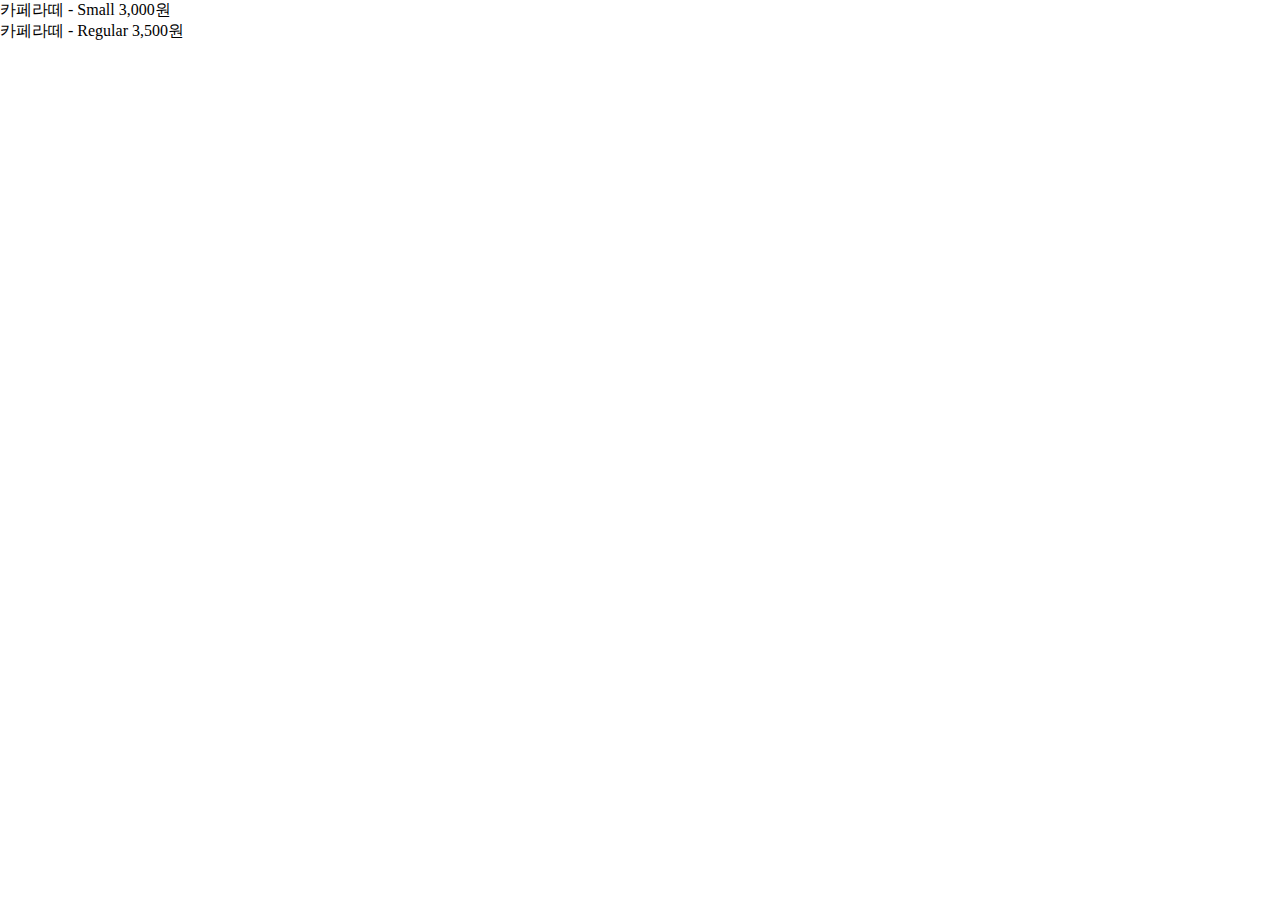
<file: 5week-0501/실습.html>
<!DOCTYPE html>
<html lang="en">
<head>
    <meta charset="UTF-8">
    <meta name="viewport" content="width=device-width, initial-scale=1.0">
    <meta http-equiv="X-UA-Compatible" content="ie=edge">
    <title>Document</title>
    <style>
        *{ margin: 0; padding: 0;}

        /* span:after { content: ' 아싸라비야'; color: red; font-size: 1px;}
        span.size:after {content:'';}
        span.price:before{ content: '- ';}
        li:first-letter{color: red;} 인라인 요소에는 적용되지 않는다. block요소에만 가능.
        li:first-line{color: blue;} */
       /*  
        ul li:first-child{text-decoration: underline;}

        a {text-decoration: none;}
        a:link {color: #000;}
        a:visited {color: red;}
        a:hover { text-decoration: underline; background-color: gold;}
        a:active {color: blue;}
        a:focus { background-color: skyblue;} */

        /* .test > p {color: red;} */

        /* h2{color: red;}
        .h2tit { color: blue;}
        #tit{ color: yellow;}클래스보다 아이디가 우선 */
    </style>
</head>
<body>
    <!-- <h2 >아싸라비야</h2>
    <h2 class="h2tit">아싸라비야</h2>
    <h2 id="tit" class="h2tit">아싸라비야</h2> -->
    <!-- <a href="http://naver.com" target="_blank">네이버 바로가기</a><br/>
    <a href="http://asdf.com" target="_blank">asdf 바로가기</a>
    <br/><br/>

    <div class="test">
        <div>
            <p>아싸라비야</p>
        </div>
        <p>아싸라비야</p>
    </div> -->

    <ul>
        <li>
            카페라떼 - 
            <span class="size">Small</span>
            <span class="price">3,000원</span>
        </li>
        <li>
            카페라떼 - 
            <span class="size">Regular</span>
            <span class="price">3,500원</span>
        </li>
    </ul>



    <!-- <h2 class="title">CSS의 이해</h2>
    <ol>
        <li>CSS란?</li>
        <li>CSS의 과거와 현재</li>
        <li>CSS사용의 의의</li>
    </ol>

    <h4>CSS란?</h4>
    <ul>
        <li>CSS 또는 캐스케이딩 스타일 시트(Cascading Style Sheet)는 마크업 언어가 실제로 표시되는 방법을 기술하는 언어로, HTML과 XHTML에 주로 쓰이며, XML에서도 사용할 수 있다.</li>
        <li>CSS는 W3C의 표준이며, 레이아웃과 스타일을 정의할 때의 자유도가 높은 언어이다.</li>
        <li>CSS는 웹 사이트에서 사용되는 스타일을 지정하기 위한 언어로, 스타일은 웹의 독창적인 개념이 아니라 웹 이전부터 워드프로세스 등에 사용했던 개념이다.</li>
    </ul>

    <h4>CSS의 과거와 현재</h4>
    <ul>
        <li>1996년 W3C의 주도하에 첫 번째 CSS 버전인 CSS Level 1이 발표</li>
        <li>1998년에 <span class="em">CSS Level 2가 등장하면서 대부분의 웹 브라우저들이 CSS Level 2를 지원하기 시작</span></li>
        <li class="em">그 후 CSS Level 2의 버그를 수정한 CSS Level 2.1이 2006년에 발표되면서 현재까지 표준으로 사용되고 있다.</li>
    </ul>

    <h4>CSS사용의 의의</h4>
    <ul>
        <li>스타일 사용의 중요한 의의는 <span class="em">문서의 구조와 표현을 분리할 수 있다는 점</span>을 들 수 있으며 이는 구조와 표현을 분리함으로써 <span class="em">문서 구조의 수정 없이 스타일의 변경만으로 다양한 표현을 할 수 있다.</span></li>
        <li>웹 문서에 있어 구조와 표현의 분리는 워드프로세서 문서보다 중요할 수 있다. 그 이유 중 하나는 <span class="em">웹 문서가 기계적으로 해석될 수 있는 가능성이 높아지기 때문</span></li>
        <li>기계적으로 해석되는 것은 CSS가 아니라 HTML이지만, 구조와 무관한 <span class="em">표현적 요소를 CSS로 분리함</span>으로써 <span>HTML은 간결해지고 더욱 구조 화될 수 있기 때문</span></li>
    </ul>

    <h2 class="title">CSS 서식</h2>
    <h3>selector { property : value; property : value; }</h3>
    <ol>
        <li>
            선택자(selector) <br>
            - 스타일을 적용시킬 엘리먼트, id, class 이름을 지정
        </li>
        <li>
            선언부(declaration block) <br>
            - 속성과 속성값을 이용하여 스타일을 선언
        </li>
    </ol> -->
</body>
</html>
</file>
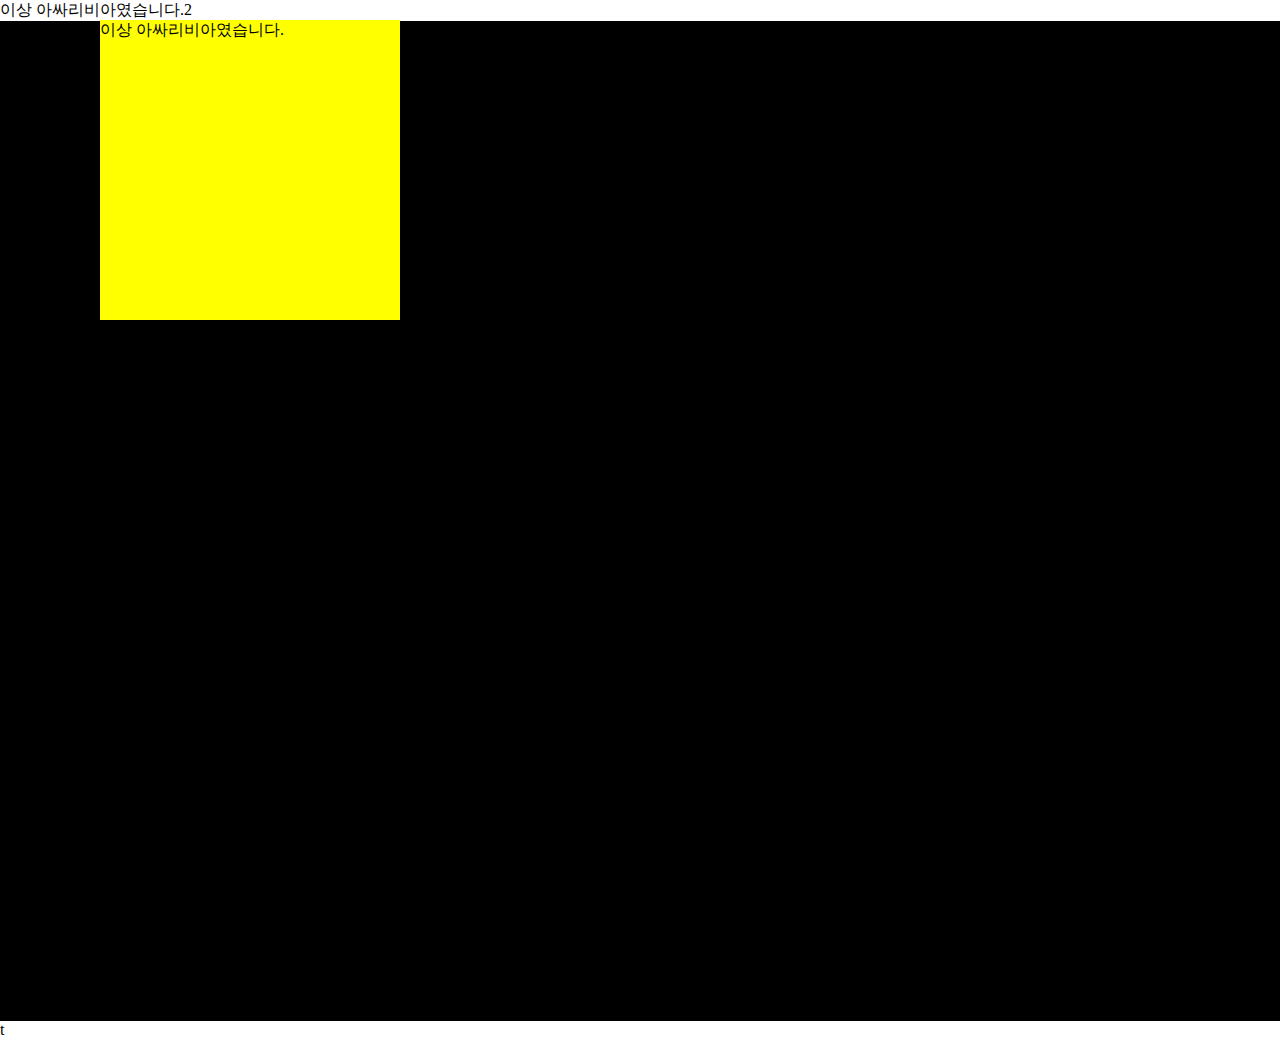
<file: 6week-0508/실습.html>
<!DOCTYPE html>
<html lang="en">
<head>
    <meta charset="UTF-8">
    <meta name="viewport" content="width=device-width, initial-scale=1.0">
    <meta http-equiv="X-UA-Compatible" content="ie=edge">
    <title>6week 실습</title>
    <style>
        body {margin: 0; padding: 0;}
        p {margin: 0; padding: 0;}
        .box {
            width: 300px;
            height: 300px;
            background-color: yellow;
            top: 30px;left: 100px;
            position: absolute;
            top: 20px;
            left: 100px;
        }
        /* .clear{ clear:both;} */
    </style>
</head>
<body>
    <div class="wrap">
        <div class="box">이상 아싸리비아였습니다.</div>
        <p>이상 아싸리비아였습니다.2</p>
    </div>
    <p style="height: 1000px; background: #000;">스크롤</p>
</body>
</html>t
</file>
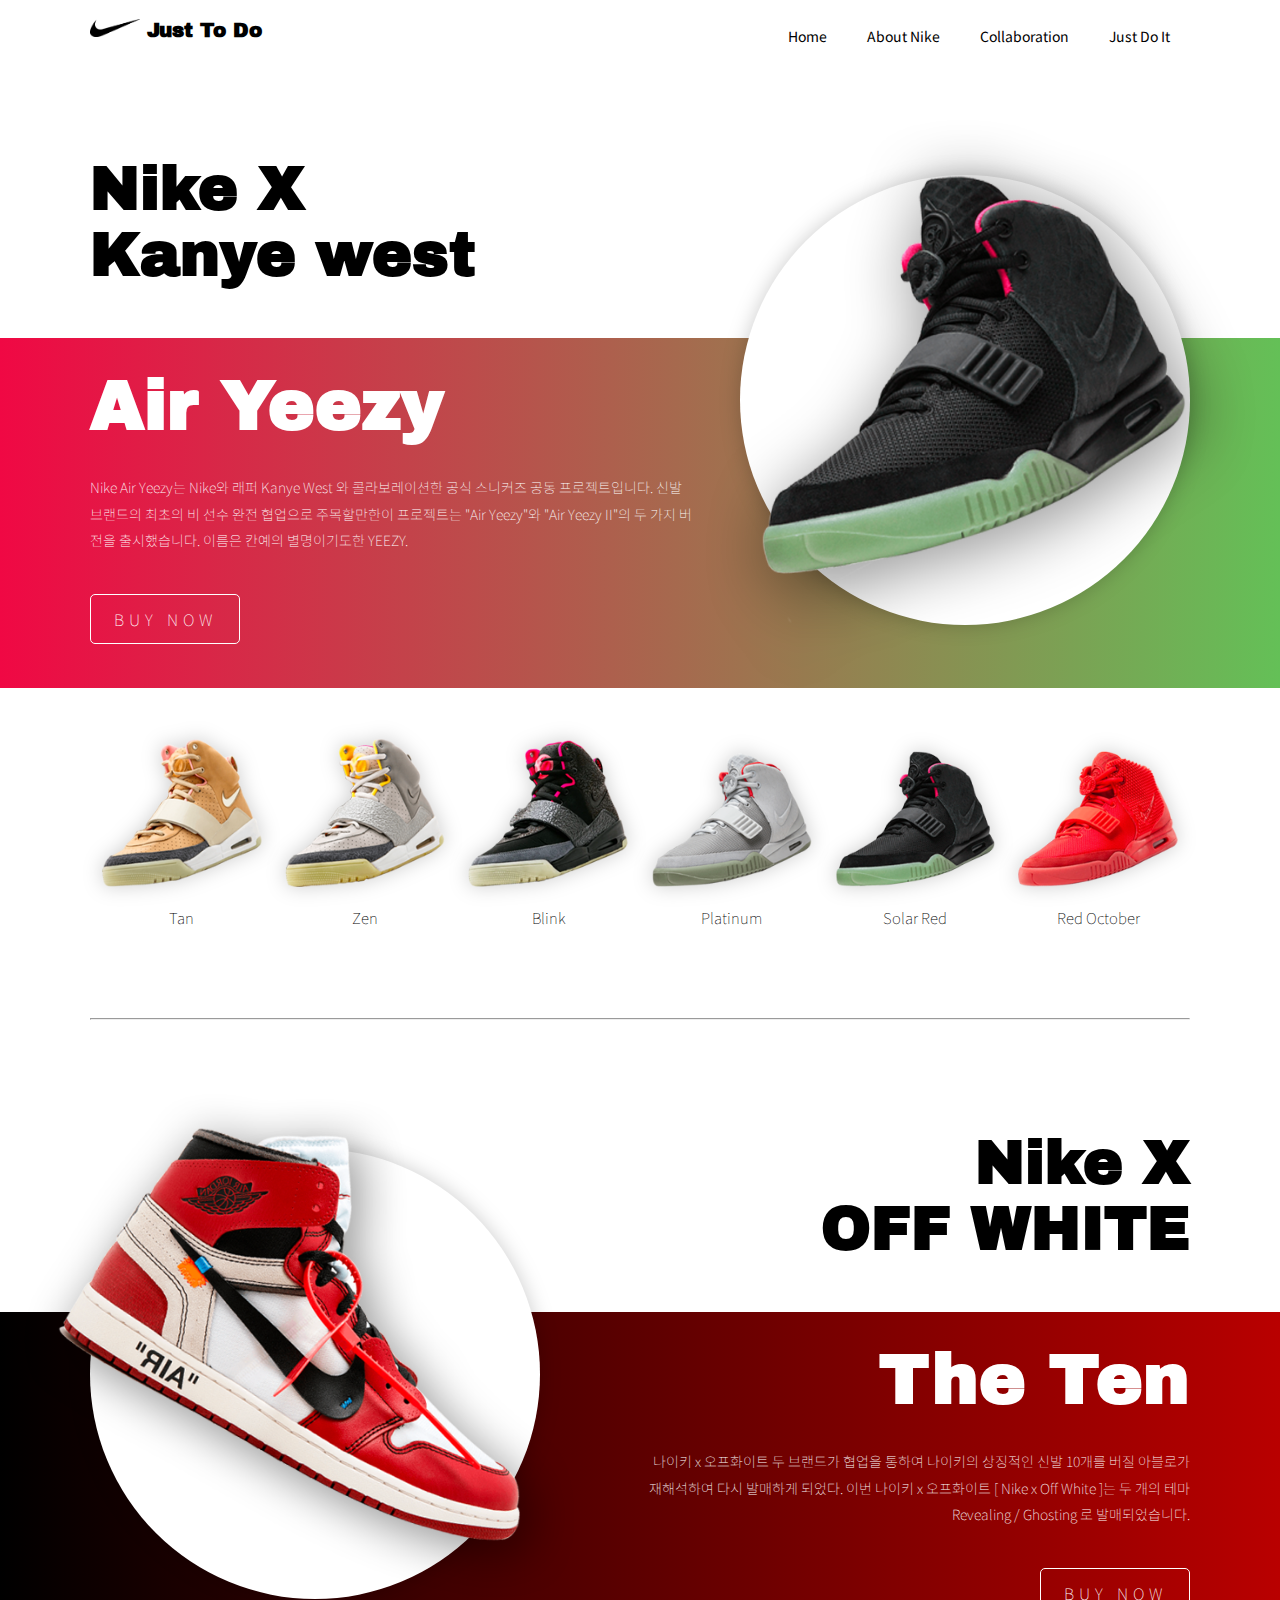
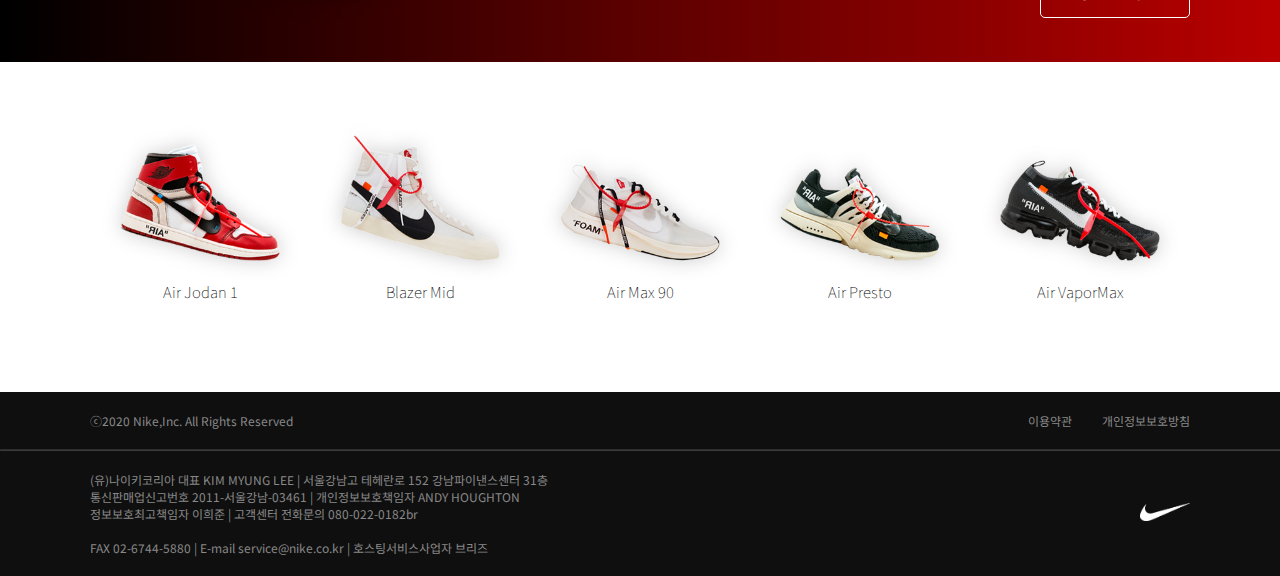
<file: 8week-middle-test/collabo.html>
<!DOCTYPE html>
<html lang="en">
<head>
    <meta charset="UTF-8">
    <meta name="viewport" content="width=device-width, initial-scale=1.0">
    <meta http-equiv="X-UA-Compatible" content="ie=edge">
    <title>Nike x What</title>
    <link rel="stylesheet" href="./css/common.css">
    <link rel="stylesheet" href="./css/collabo.css">
</head>
<body>
    <div class="wrap container">
        <header>
            <h1 class="title">
                <a href="./index.html"><img class="nav-logo" src="./assets/Nike-logo-black.png" alt="nike-logo"></a>
                <a href="./index.html">Just To Do</a>
            </h1>
            <nav>
                <ul>
                    <li><a href="./index.html">Home</a></li>
                    <li><a href="./about.html">About Nike</a></li>
                    <li><a href="./collabo.html">Collaboration</a></li>
                    <li><a href="./media.html">Just Do It</a></li>
                </ul>
            </nav>
        </header>
    </div>
    
    <div class="yeezy">
        <h2 class="sho-name  container">Nike X <br>Kanye west</h2>
        <div class="gradient1">
            <div class="container">
                <h2>Air Yeezy</h2>
                <p> Nike Air Yeezy는 Nike와 래퍼 Kanye West 와 콜라보레이션한 공식 스니커즈 공동 프로젝트입니다. 신발 브랜드의 최초의 비 선수 완전 협업으로 주목할만한이 프로젝트는 "Air Yeezy"와 "Air Yeezy II"의 두 가지 버전을 출시했습니다. 이름은 칸예의 별명이기도한 YEEZY.</p>
                <div class="buynow">BUY NOW</div>
                <img class="big-yeezy"src="./assets/big-yeezy.png" alt="air-yeezy">
                <div class="circle-1"></div>
            </div>
        </div>
        <div class="shoes container">
            <div><img src="./assets/Tan.png" alt="yeezy-tan"><p>Tan</p></div>
            <div><img src="./assets/Zen.png" alt="yeezy-zen"><p>Zen</p></div>
            <div><img src="./assets/blink.png" alt="yeezy-blink"><p>Blink</p></div>
            <div><img src="./assets/Platinum.png" alt="yeezy-platinum"><p>Platinum</p></div>
            <div><img src="./assets/Solar Red.png" alt="yeezy-solar-red"><p>Solar Red</p></div>
            <div><img src="./assets/Red October.png" alt="yeezy-red-october"><p>Red October</p></div>
        </div>
        <hr class="container">
    </div>

    <div class="the-ten">
        <h2 class="sho-name container">Nike X <br>OFF WHITE</h2>
        <div class="gradient2">
            <div class="container">
                <h2>The Ten</h2>
                <p>나이키 x 오프화이트 두 브랜드가 협업을 통하여 나이키의 상징적인 신발 10개를 버질 아블로가 재해석하여 다시 발매하게 되었다. 이번 나이키 x 오프화이트 [ Nike x Off White ]는 두 개의 테마 Revealing / Ghosting 로 발매되었습니다.</p>
                <div class="buynow">BUY NOW</div>
                <img class="big-the-ten"src="./assets/big-the-ten.png" alt="the-ten">
                <div class="circle-2"></div>
            </div>
        </div>
        <div class="shoes container">
            <div><img src="./assets/Air Jodan 1.png" alt="air-jodan-1"><p>Air Jodan 1</p></div>
            <div><img src="./assets/Blazer Mid.png" alt="blazer-mid"><p>Blazer Mid</p></div>
            <div><img src="./assets/Air MAx 90.png" alt="air-max90"><p>Air Max 90</p></div>
            <div><img src="./assets/Air Presto.png" alt="air-jodan-1"><p>Air Presto</p></div>
            <div><img src="./assets/Air VaporMax.png" alt="air-jodan-1"><p>Air VaporMax</p></div>
        </div>
    </div>

    <footer>
        <div class="container">
            <p>ⓒ2020 Nike,Inc. All Rights Reserved</p>
            <ul>
                <li>이용약관</li>
                <li>개인정보보호방침</li>
            </ul>
        </div>
        <hr>
        <div class="container">
            <p>
                (유)나이키코리아 대표 KIM MYUNG LEE | 서울강남고 테헤란로 152 강남파이낸스센터 31층<br>
                통신판매업신고번호 2011-서울강남-03461 | 개인정보보호책임자 ANDY HOUGHTON <br>
                정보보호최고책임자 이희준 | 고객센터 전화문의 080-022-0182br
                <br><br>
                FAX 02-6744-5880 | E-mail service@nike.co.kr | 호스팅서비스사업자 브리즈
            </p>
            <div class="foot-logo">
                <img src="./assets/Nike-logo-white.png" alt="nike-logo">
            </div>
        </div>
    </footer>
</body>
</html>
</file>
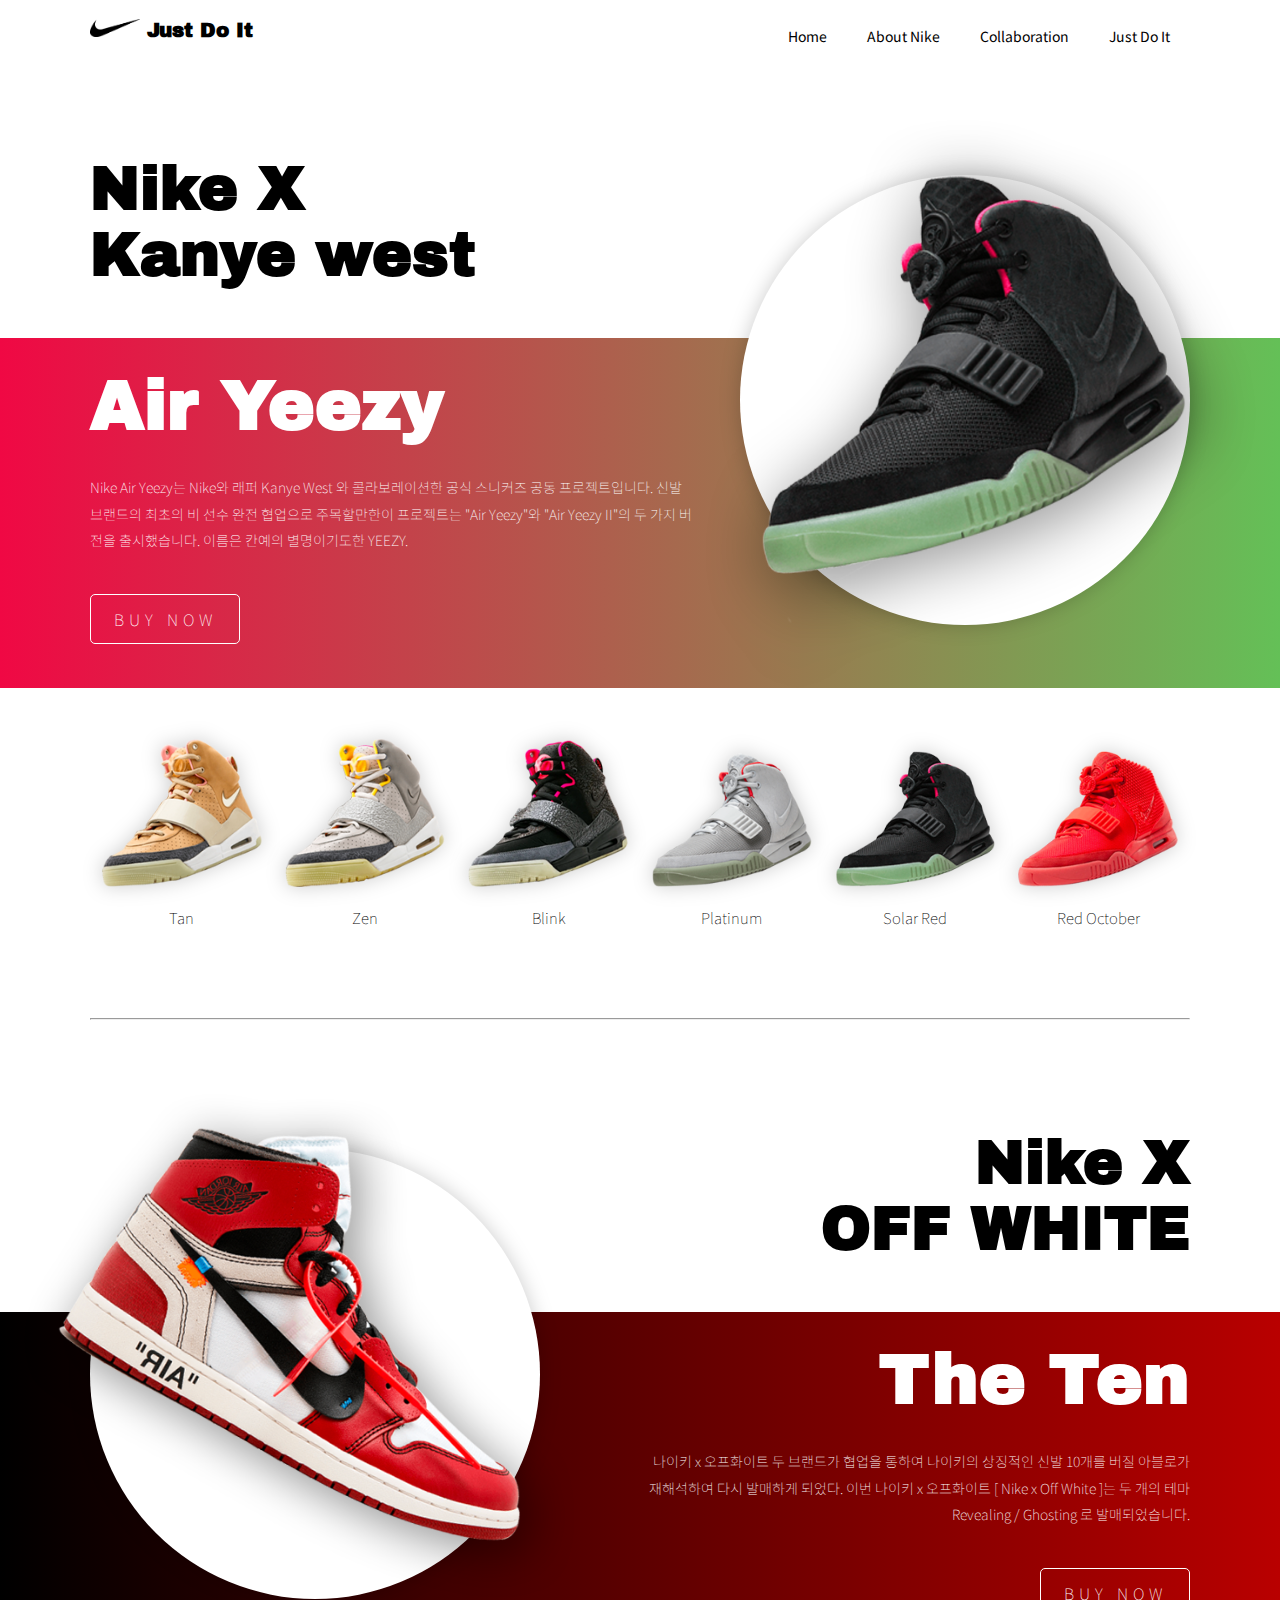
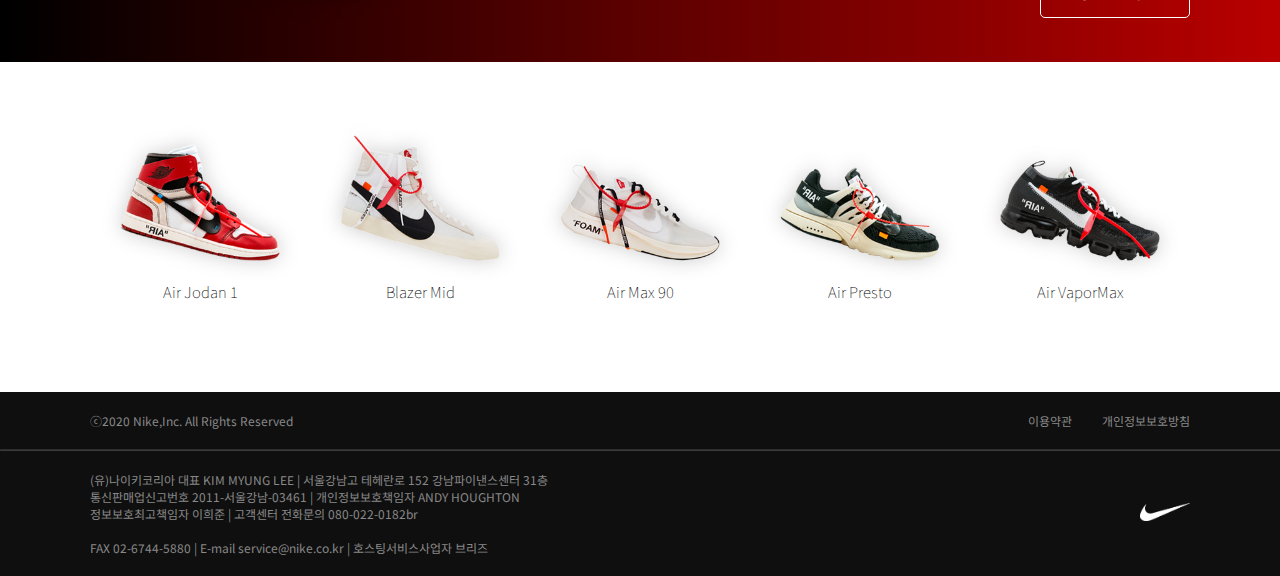
<file: Middle-Test/collabo.html>
<!DOCTYPE html>
<html lang="en">
<head>
    <meta charset="UTF-8">
    <meta name="viewport" content="width=device-width, initial-scale=1.0">
    <meta http-equiv="X-UA-Compatible" content="ie=edge">
    <title>Nike x What</title>
    <link rel="stylesheet" href="./css/common.css">
    <link rel="stylesheet" href="./css/collabo.css">
</head>
<body>
    <div class="wrap container">
        <header>
            <h1 class="title">
                <a href="./index.html"><img class="nav-logo" src="./assets/Nike-logo-black.png" alt="nike-logo"></a>
                <a href="./index.html">Just Do It</a>
            </h1>
            <nav>
                <ul>
                    <li><a href="./index.html">Home</a></li>
                    <li><a href="./about.html">About Nike</a></li>
                    <li><a href="./collabo.html">Collaboration</a></li>
                    <li><a href="./media.html">Just Do It</a></li>
                </ul>
            </nav>
        </header>
    </div>
    
    <div class="yeezy">
        <h2 class="sho-name  container">Nike X <br>Kanye west</h2>
        <div class="gradient1">
            <div class="container">
                <h2>Air Yeezy</h2>
                <p> Nike Air Yeezy는 Nike와 래퍼 Kanye West 와 콜라보레이션한 공식 스니커즈 공동 프로젝트입니다. 신발 브랜드의 최초의 비 선수 완전 협업으로 주목할만한이 프로젝트는 "Air Yeezy"와 "Air Yeezy II"의 두 가지 버전을 출시했습니다. 이름은 칸예의 별명이기도한 YEEZY.</p>
                <div class="buynow">BUY NOW</div>
                <img class="big-yeezy"src="./assets/big-yeezy.png" alt="air-yeezy">
                <div class="circle-1"></div>
            </div>
        </div>
        <div class="shoes container">
            <div><img src="./assets/Tan.png" alt="yeezy-tan"><p>Tan</p></div>
            <div><img src="./assets/Zen.png" alt="yeezy-zen"><p>Zen</p></div>
            <div><img src="./assets/blink.png" alt="yeezy-blink"><p>Blink</p></div>
            <div><img src="./assets/Platinum.png" alt="yeezy-platinum"><p>Platinum</p></div>
            <div><img src="./assets/Solar Red.png" alt="yeezy-solar-red"><p>Solar Red</p></div>
            <div><img src="./assets/Red October.png" alt="yeezy-red-october"><p>Red October</p></div>
        </div>
        <hr class="container">
    </div>

    <div class="the-ten">
        <h2 class="sho-name container">Nike X <br>OFF WHITE</h2>
        <div class="gradient2">
            <div class="container">
                <h2>The Ten</h2>
                <p>나이키 x 오프화이트 두 브랜드가 협업을 통하여 나이키의 상징적인 신발 10개를 버질 아블로가 재해석하여 다시 발매하게 되었다. 이번 나이키 x 오프화이트 [ Nike x Off White ]는 두 개의 테마 Revealing / Ghosting 로 발매되었습니다.</p>
                <div class="buynow">BUY NOW</div>
                <img class="big-the-ten"src="./assets/big-the-ten.png" alt="the-ten">
                <div class="circle-2"></div>
            </div>
        </div>
        <div class="shoes container">
            <div><img src="./assets/Air Jodan 1.png" alt="air-jodan-1"><p>Air Jodan 1</p></div>
            <div><img src="./assets/Blazer Mid.png" alt="blazer-mid"><p>Blazer Mid</p></div>
            <div><img src="./assets/Air MAx 90.png" alt="air-max90"><p>Air Max 90</p></div>
            <div><img src="./assets/Air Presto.png" alt="air-jodan-1"><p>Air Presto</p></div>
            <div><img src="./assets/Air VaporMax.png" alt="air-jodan-1"><p>Air VaporMax</p></div>
        </div>
    </div>

    <footer>
        <div class="container">
            <p>ⓒ2020 Nike,Inc. All Rights Reserved</p>
            <ul>
                <li>이용약관</li>
                <li>개인정보보호방침</li>
            </ul>
        </div>
        <hr>
        <div class="container">
            <p>
                (유)나이키코리아 대표 KIM MYUNG LEE | 서울강남고 테헤란로 152 강남파이낸스센터 31층<br>
                통신판매업신고번호 2011-서울강남-03461 | 개인정보보호책임자 ANDY HOUGHTON <br>
                정보보호최고책임자 이희준 | 고객센터 전화문의 080-022-0182br
                <br><br>
                FAX 02-6744-5880 | E-mail service@nike.co.kr | 호스팅서비스사업자 브리즈
            </p>
            <div class="foot-logo">
                <img src="./assets/Nike-logo-white.png" alt="nike-logo">
            </div>
        </div>
    </footer>
</body>
</html>
</file>
<file: 8week-middle-test/css/common.css>
@import url('https://fonts.googleapis.com/css2?family=Noto+Sans+KR:wght@100;300;400;500;700;900&display=swap');
/* font-family: 'Noto Sans KR', sans-serif; */
@import url('https://fonts.googleapis.com/css2?family=Archivo+Black&display=swap');
/* font-family: 'Archivo Black', sans-serif; */

:root{ --main-font: 'Archivo Black', sans-serif;}
*{
    margin: 0;
    padding: 0;
    box-sizing: border-box;
    font-family: 'Noto Sans KR', sans-serif;
}
.container{max-width: 1100px; width:100%; margin: 0 auto;}

.title a{font-size: 20px; font-family: var(--main-font); }
.title a:hover,
.title a:active,
.title a:focus,
.title a:link,
.title a:visited{color: #000; text-decoration: none;}

.nav-logo{width: 50px;}
.wrap header{display: flex; justify-content: space-between; align-items: flex-end;}
.wrap nav ul li{ list-style: none; padding: 0 20px; font-size: 14px;}
.wrap nav ul{display:flex; }
nav ul li a:hover,
nav ul li a:active,
nav ul li a:focus,
nav ul li a:link,
nav ul li a:visited{color: #000; text-decoration: none;  transition: .4s;}
nav ul li a:hover{color: rgb(194, 37, 37);}


footer{background: #0f0f0f; color: #888888; font-size: 12px; padding: 20px 0;}
footer hr{ opacity: .2; margin: 20px 0;}
footer ul{display: flex; justify-content: flex-end;}
footer ul li{list-style: none; padding-left: 30px;}
footer>div{
    display: flex;
    justify-content: space-between;
    align-items: center;
}
.foot-logo img {width: 50px;}
</file>
<file: 8week-middle-test/css/collabo.css>
body{ position: relative;}
.sho-name{
    font-size: 60px;
    font-family: var(--main-font);
    margin-top: 110px;
    margin-bottom: 50px;
}
.gradient1{
    background: linear-gradient(to right, #f00844, #64c057);
    height: 350px; color: #fff; padding: 30px 0;
}
.gradient1 > .container{ position: relative;}
.gradient1 h2{
    font-size: 70px;
    font-family: var(--main-font);
    margin-bottom: 30px;
}
.gradient1 p{
    font-weight: lighter; 
    font-size: 14px; 
    line-height: 1.9em;
    width: 55%;
}
.big-yeezy{
    width: 550px;
    position: absolute;
    top: -90%; right: -6%;
    z-index: 2;
    animation: yeezy 2.2s ease-in-out infinite alternate;
}
@keyframes yeezy {
    0% {top: -100%; }
    100% {top: -90%;}
}



.circle-1{
    width: 450px;
    height: 450px;
    border-radius: 50%;
    background-color: #fff;
    filter: drop-shadow(0 0 10px rgba(0, 0, 0, .2));
    position: absolute;
    top:-70%; right: 0;
}

.shoes{ display: flex; justify-content: space-between; align-items: flex-end; margin: 70px auto; height: 190px;}
.shoes img{width: 160px; filter: drop-shadow(0 0 10px rgba(0, 0, 0, .2)); transition: .2s; cursor:pointer;}
.shoes div{ display: flex; flex-direction: column; align-items: center; width:20%;}
.shoes p{margin: 20px 0; font-weight: lighter; font-size: 15px; transition: .4s;}
.shoes div:hover p{font-weight: bold;}
.shoes img:hover{width: 150px;}
.shoes img:hover p{font-weight: bold;}

.the-ten{text-align: right;}
.gradient2 > .container {display: flex; flex-direction: column; align-items: flex-end; position: relative;}
.gradient2{
    background: linear-gradient(to right, #000, #b90000);
    height: 350px; color: #fff; padding: 30px 0;
}
.gradient2 h2{
    font-size: 70px;
    font-family: var(--main-font);
    margin-bottom: 30px;
}
.gradient2 p{ 
    font-weight: lighter; 
    font-size: 14px; 
    line-height: 1.9em;
    width: 50%;
}
.circle-2{
    width: 450px;
    height: 450px;
    border-radius: 50%;
    background-color: #fff;
    filter: drop-shadow(0 0 10px rgba(0, 0, 0, .2));
    position: absolute;
    top:-70%; left: 0;
}
.big-the-ten{
    width: 550px;
    position: absolute;
    top: -90%; left: -6%;
    z-index: 2;
    animation: ten 1.5s ease-in-out infinite alternate;
}
@keyframes ten {
    0% {top: -90%; }
    100% {top: -85%;}
}


/* 버튼 애니메이션 */
.buynow {
    margin-top: 40px;
    position:relative;    
    width: 150px; height: 50px;
    font-weight: lighter;
    letter-spacing:5px;
    text-align: center;
    border-radius: 5px;
    display: flex;
    justify-content: center;
    align-items: center;
    overflow: hidden;
    transition: opacity .15s;
    border: 1px solid #fff;
    color:#fff;
    cursor: pointer;
}
.buynow::after {
    content: '';
    position: absolute;
    top: 50%; left: 50%;
    width: 8px; height: 8px;
    background: #fff; opacity: 0;
    border-radius: 100%;
    transform: scale(1,1);
    transform-origin: 50% 50%;
}
.buynow:hover { opacity: 1; }
.buynow:hover::after {
    animation: buttonripple 1s ease-out;
    text-decoration: none;
}

@keyframes buttonripple {
    0% { transform: scale(0, 0); opacity: .2 ;}
    20% { transform: scale(25, 25); opacity: .2;}
    100% { opacity: 0; transform: scale(40, 40);}
}
</file>
<file: Middle-Test/css/common.css>
@import url('https://fonts.googleapis.com/css2?family=Noto+Sans+KR:wght@100;300;400;500;700;900&display=swap');
/* font-family: 'Noto Sans KR', sans-serif; */
@import url('https://fonts.googleapis.com/css2?family=Archivo+Black&display=swap');
/* font-family: 'Archivo Black', sans-serif; */

:root{ --main-font: 'Archivo Black', sans-serif;}
*{
    margin: 0;
    padding: 0;
    box-sizing: border-box;
    font-family: 'Noto Sans KR', sans-serif;
}
.container{max-width: 1100px; width:100%; margin: 0 auto;}

.title a{font-size: 20px; font-family: var(--main-font); }
.title a:hover,
.title a:active,
.title a:focus,
.title a:link,
.title a:visited{color: #000; text-decoration: none;}

.nav-logo{width: 50px;}
.wrap header{display: flex; justify-content: space-between; align-items: flex-end;}
.wrap nav ul li{ list-style: none; padding: 0 20px; font-size: 14px;}
.wrap nav ul{display:flex; }
nav ul li a:hover,
nav ul li a:active,
nav ul li a:focus,
nav ul li a:link,
nav ul li a:visited{color: #000; text-decoration: none;  transition: .4s;}
nav ul li a:hover{color: rgb(194, 37, 37);}


footer{background: #0f0f0f; color: #888888; font-size: 12px; padding: 20px 0;}
footer hr{ opacity: .2; margin: 20px 0;}
footer ul{display: flex; justify-content: flex-end;}
footer ul li{list-style: none; padding-left: 30px;}
footer>div{
    display: flex;
    justify-content: space-between;
    align-items: center;
}
.foot-logo img {width: 50px;}
</file>
<file: Middle-Test/css/collabo.css>
body{ position: relative;}
.sho-name{
    font-size: 60px;
    font-family: var(--main-font);
    margin-top: 110px;
    margin-bottom: 50px;
}
.gradient1{
    background: linear-gradient(to right, #f00844, #64c057);
    height: 350px; color: #fff; padding: 30px 0;
}
.gradient1 > .container{ position: relative;}
.gradient1 h2{
    font-size: 70px;
    font-family: var(--main-font);
    margin-bottom: 30px;
}
.gradient1 p{
    font-weight: lighter; 
    font-size: 14px; 
    line-height: 1.9em;
    width: 55%;
}
.big-yeezy{
    width: 550px;
    position: absolute;
    top: -90%; right: -6%;
    z-index: 2;
    animation: yeezy 2.2s ease-in-out infinite alternate;
}
@keyframes yeezy {
    0% {top: -100%; }
    100% {top: -90%;}
}



.circle-1{
    width: 450px;
    height: 450px;
    border-radius: 50%;
    background-color: #fff;
    filter: drop-shadow(0 0 10px rgba(0, 0, 0, .2));
    position: absolute;
    top:-70%; right: 0;
}

.shoes{ display: flex; justify-content: space-between; align-items: flex-end; margin: 70px auto; height: 190px;}
.shoes img{width: 160px; filter: drop-shadow(0 0 10px rgba(0, 0, 0, .2)); transition: .2s; cursor:pointer;}
.shoes div{ display: flex; flex-direction: column; align-items: center; width:20%;}
.shoes p{margin: 20px 0; font-weight: lighter; font-size: 15px; transition: .4s;}
.shoes div:hover p{font-weight: bold;}
.shoes img:hover{width: 150px;}
.shoes img:hover p{font-weight: bold;}

.the-ten{text-align: right;}
.gradient2 > .container {display: flex; flex-direction: column; align-items: flex-end; position: relative;}
.gradient2{
    background: linear-gradient(to right, #000, #b90000);
    height: 350px; color: #fff; padding: 30px 0;
}
.gradient2 h2{
    font-size: 70px;
    font-family: var(--main-font);
    margin-bottom: 30px;
}
.gradient2 p{ 
    font-weight: lighter; 
    font-size: 14px; 
    line-height: 1.9em;
    width: 50%;
}
.circle-2{
    width: 450px;
    height: 450px;
    border-radius: 50%;
    background-color: #fff;
    filter: drop-shadow(0 0 10px rgba(0, 0, 0, .2));
    position: absolute;
    top:-70%; left: 0;
}
.big-the-ten{
    width: 550px;
    position: absolute;
    top: -90%; left: -6%;
    z-index: 2;
    animation: ten 1.5s ease-in-out infinite alternate;
}
@keyframes ten {
    0% {top: -90%; }
    100% {top: -85%;}
}


/* 버튼 애니메이션 */
.buynow {
    margin-top: 40px;
    position:relative;    
    width: 150px; height: 50px;
    font-weight: lighter;
    letter-spacing:5px;
    text-align: center;
    border-radius: 5px;
    display: flex;
    justify-content: center;
    align-items: center;
    overflow: hidden;
    transition: opacity .15s;
    border: 1px solid #fff;
    color:#fff;
    cursor: pointer;
}
.buynow::after {
    content: '';
    position: absolute;
    top: 50%; left: 50%;
    width: 8px; height: 8px;
    background: #fff; opacity: 0;
    border-radius: 100%;
    transform: scale(1,1);
    transform-origin: 50% 50%;
}
.buynow:hover { opacity: 1; }
.buynow:hover::after {
    animation: buttonripple 1s ease-out;
    text-decoration: none;
}

@keyframes buttonripple {
    0% { transform: scale(0, 0); opacity: .2 ;}
    20% { transform: scale(25, 25); opacity: .2;}
    100% { opacity: 0; transform: scale(40, 40);}
}
</file>
